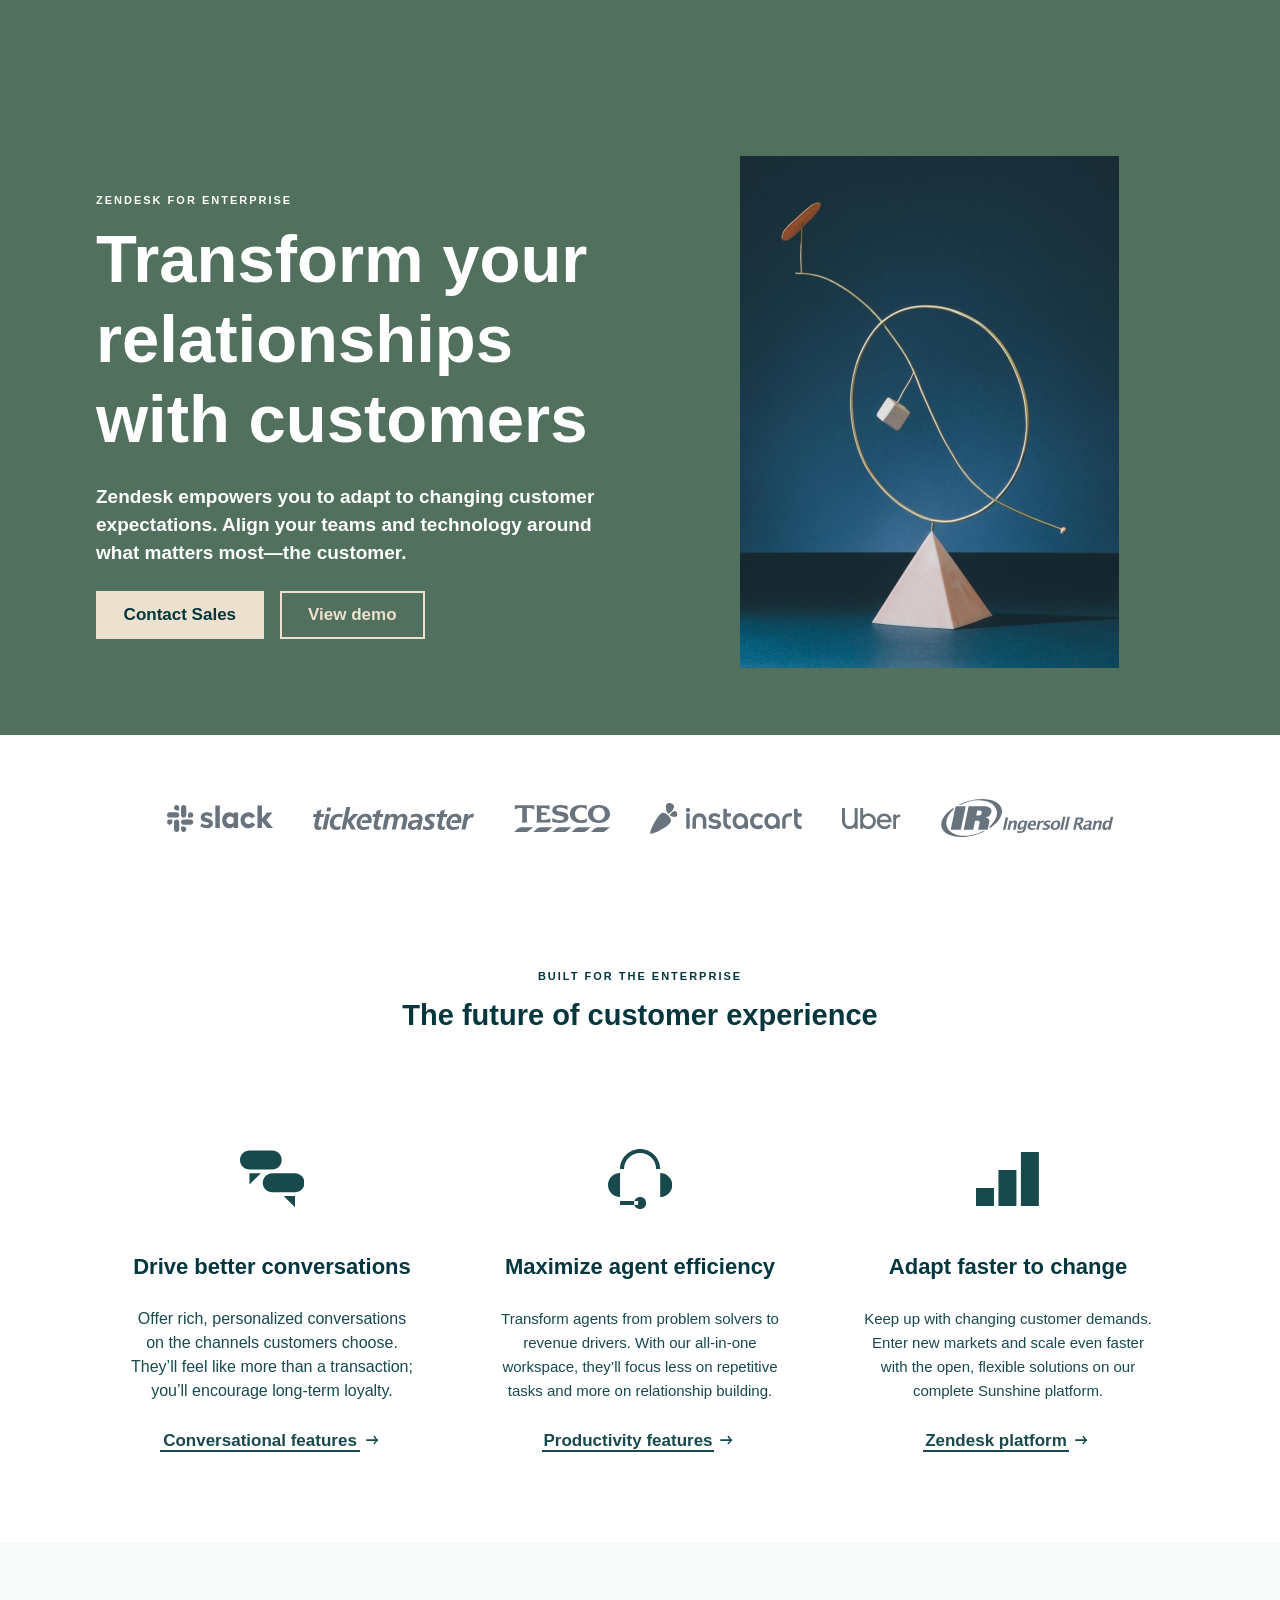
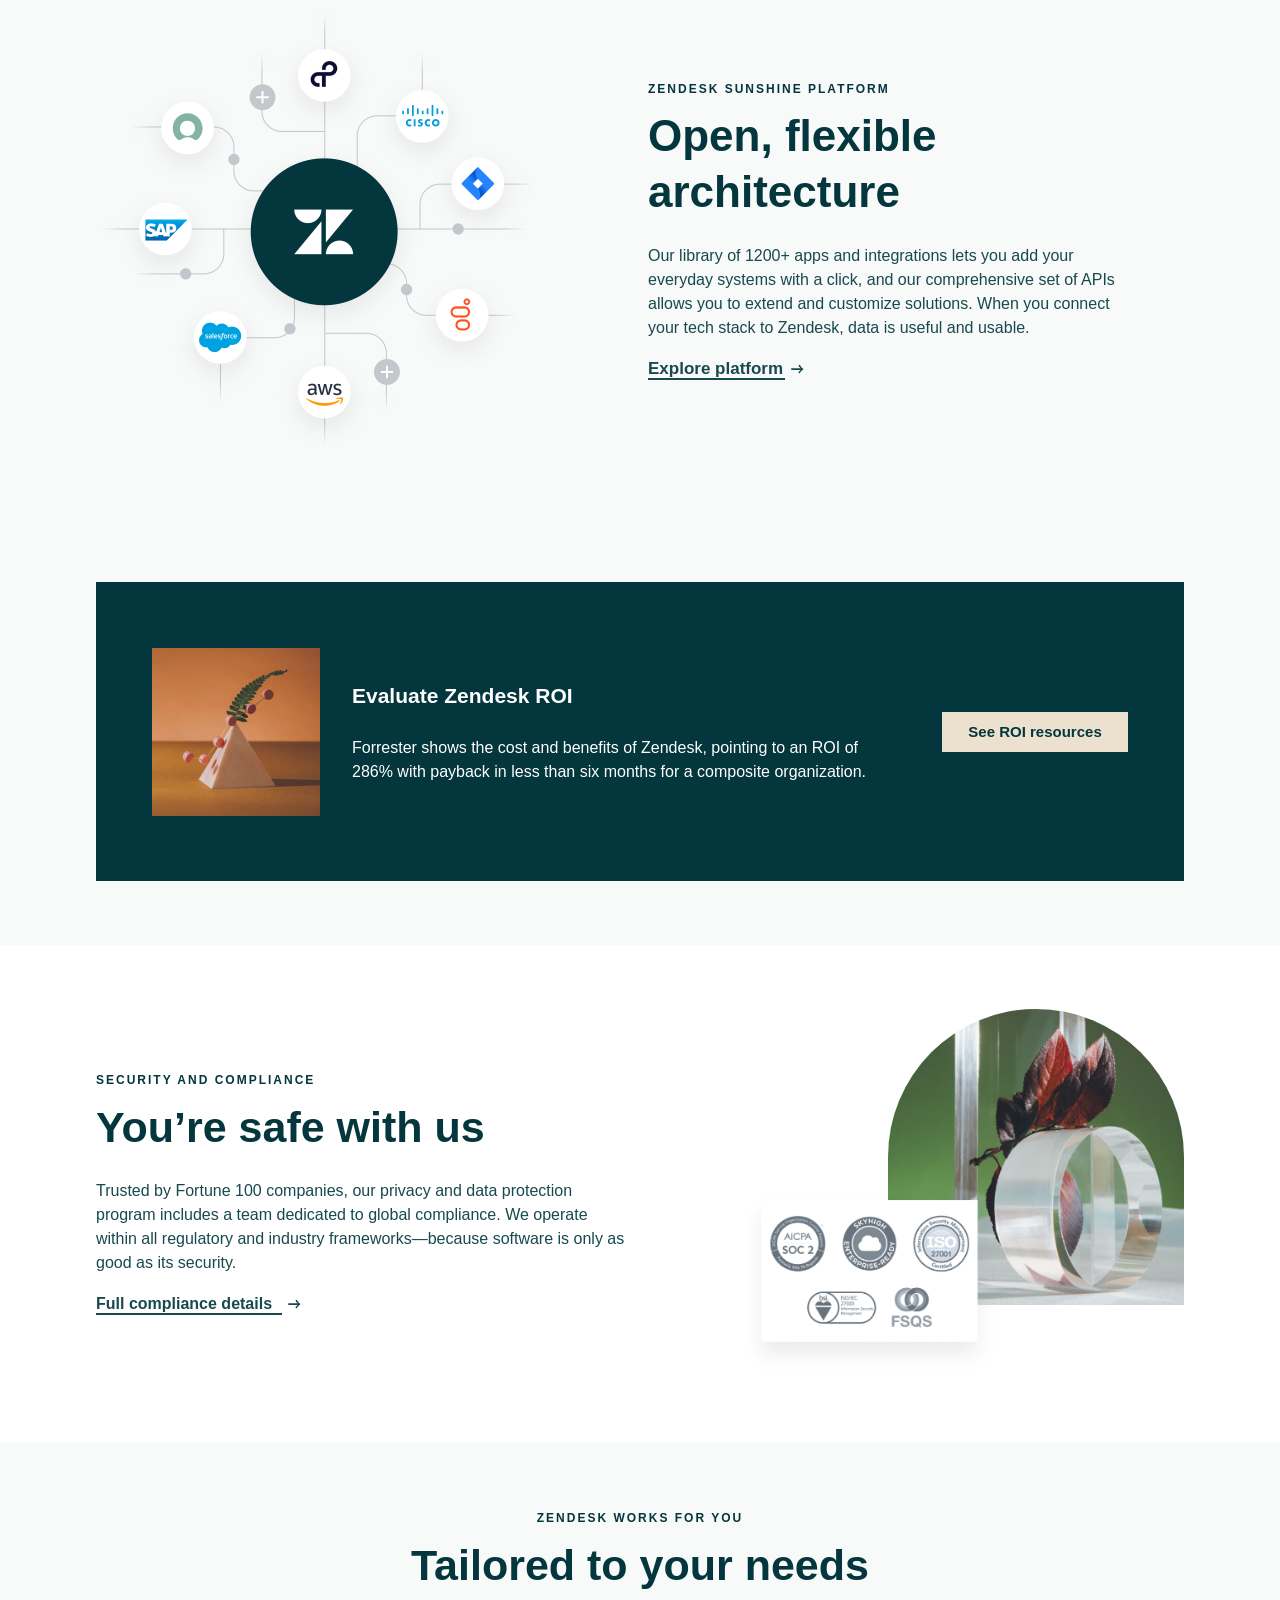
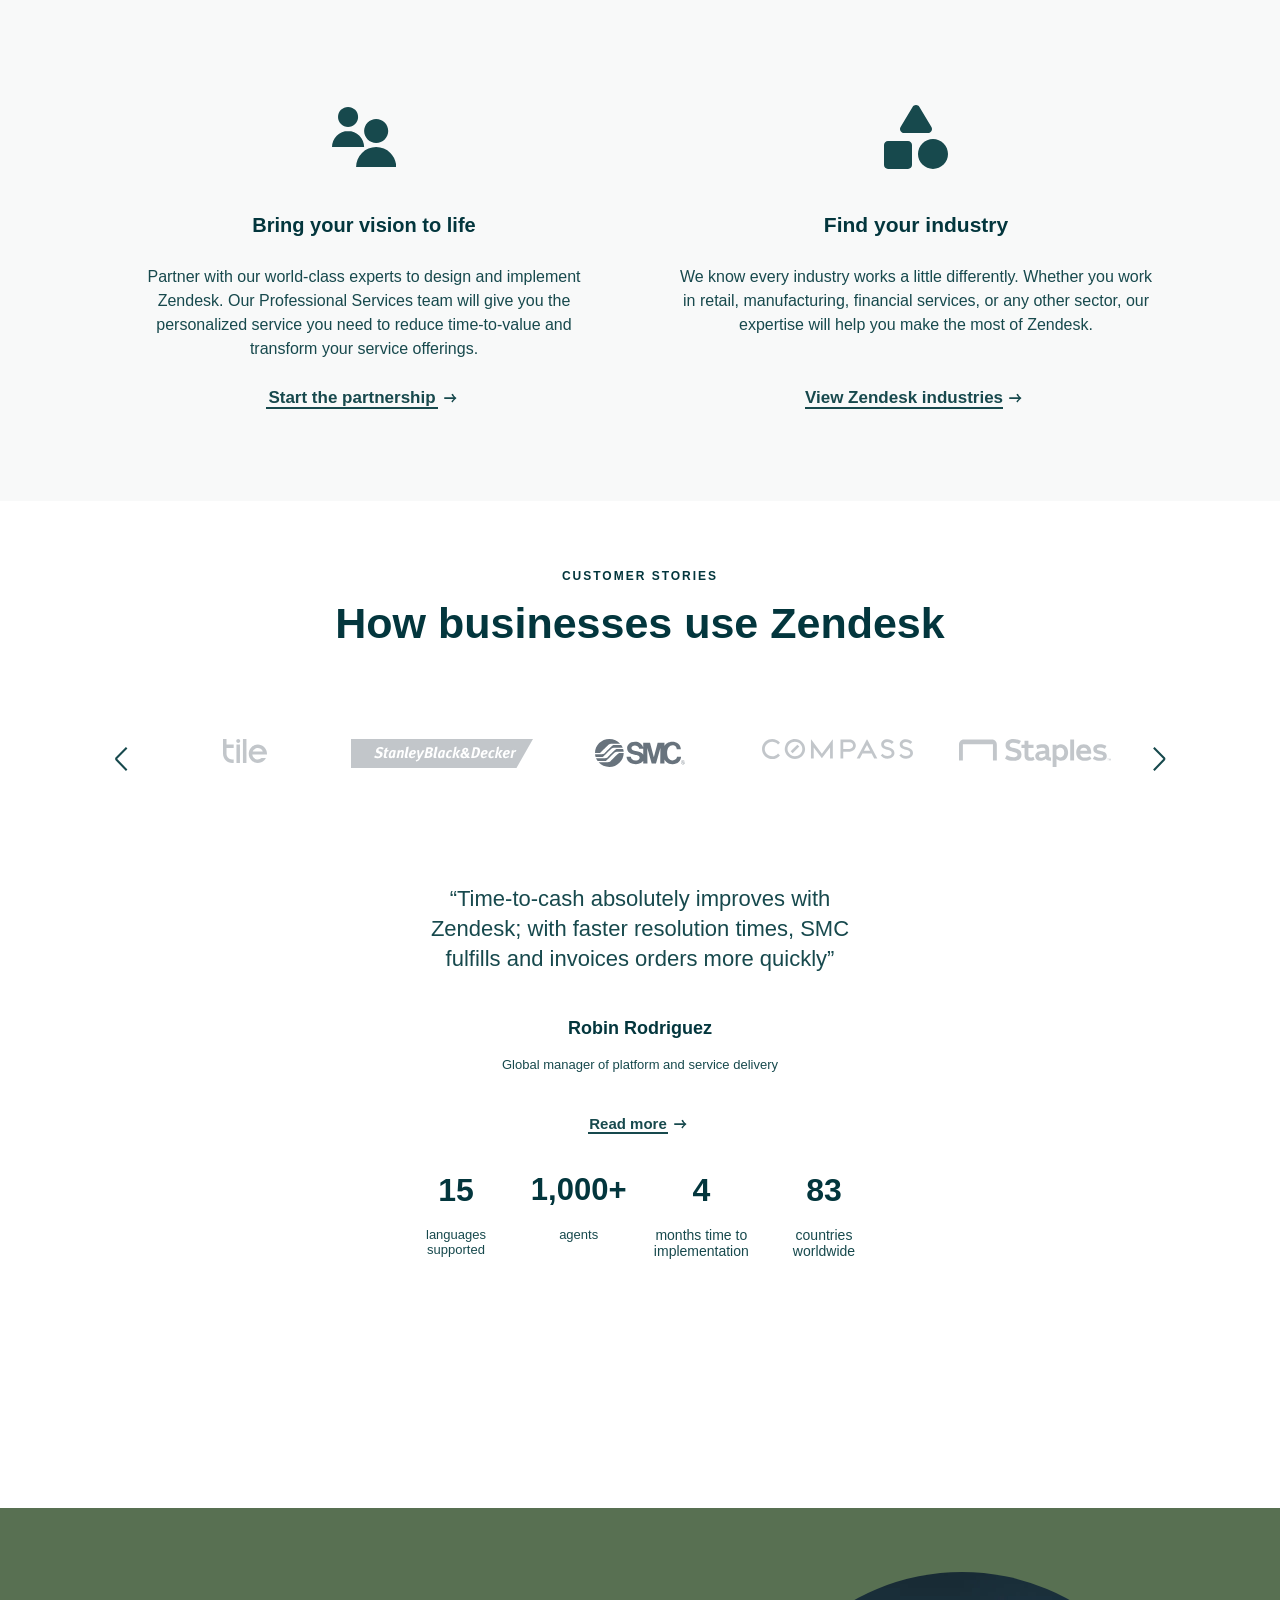
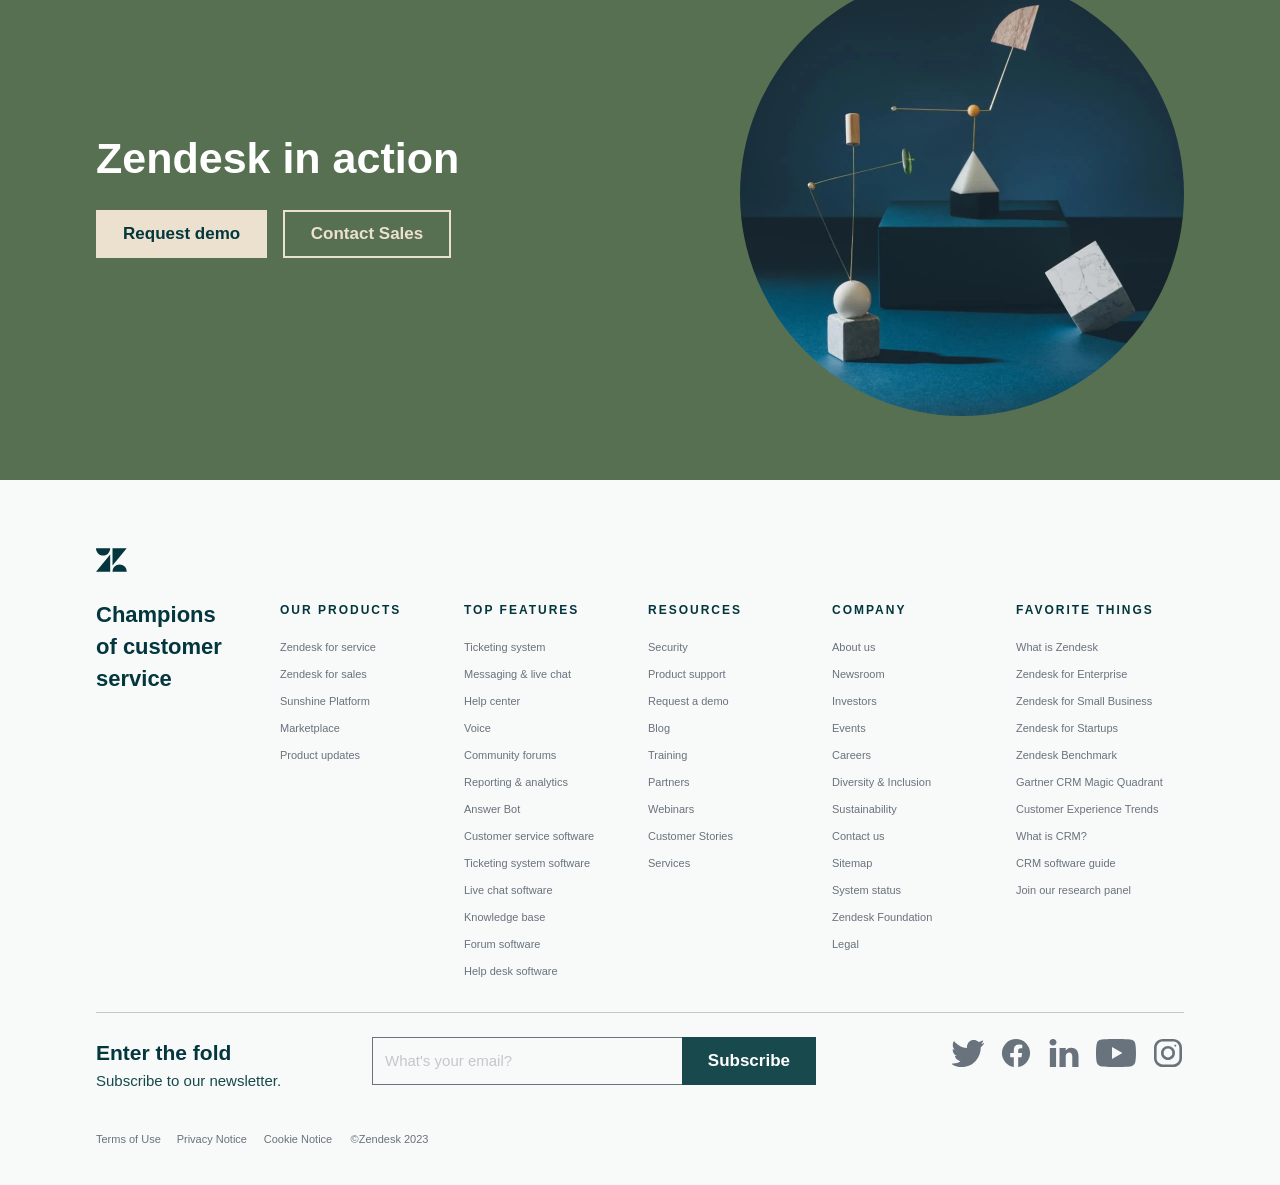
<file: index.html>
<!DOCTYPE html>
<html lang="en">
<head>
    <meta charset="UTF-8">
    <meta name="viewport" content="width=device-width, initial-scale=1.0">
    <title>Zendesk for Enterprise</title>
    <link rel="stylesheet" href="style.css">
</head>
<body>
    <main>
        <section class="hero">
            <div class="container hero-row">
                <div class="hero-copy">
                    <p class="eyebrow">ZENDESK FOR ENTERPRISE</p>
                    <h1>Transform your relationships with customers</h1>
                    <p class="hero-description">Zendesk empowers you to adapt to changing customer expectations. Align your teams and technology around what matters most—the customer.</p>
                    <div class="button-row">
                        <a class="button contact-button" href="#">Contact Sales</a>
                        <a class="button button-outline demo-button" href="#">View demo</a>
                    </div>
                </div>
                <img class="hero-image" src="assets/hero.jpg" width="379" height="512" alt="Abstract geometric sculpture">
            </div>
        </section>
        <section class="customers" aria-label="Our customers">
            <div class="container customer-logos">
                <img src="assets/slack.svg" width="106" height="27" alt="Slack">
                <img src="assets/ticketmaster.svg" width="161" height="23" alt="Ticketmaster">
                <img src="assets/tesco.svg" width="96" height="27" alt="Tesco">
                <img src="assets/instacart.svg" width="152" height="31" alt="Instacart">
                <img src="assets/uber.svg" width="59" height="21" alt="Uber">
                <img src="assets/ingersoll-rand.svg" width="173" height="38" alt="Ingersoll Rand">
            </div>
        </section>
        <section class="enterprise">
            <div class="container">
                <div class="section-heading enterprise-heading">
                    <p class="eyebrow">BUILT FOR THE ENTERPRISE</p>
                    <h2>The future of customer experience</h2>
                </div>
                <div class="feature-grid enterprise-grid">
                <article class="feature-card conversations-card">
                    <img class="feature-icon" src="assets/conversations.svg" width="64" height="64" alt="">
                    <h3>Drive better conversations</h3>
                    <p>Offer rich, personalized conversations<br class="desktop-break"> on the channels customers choose.<br class="desktop-break"> They’ll feel like more than a transaction;<br class="desktop-break"> you’ll encourage long-term loyalty.</p>
                    <a class="text-link" href="#"><span>Conversational features</span><img src="assets/arrow-right.svg" width="24" height="24" alt=""></a>
                </article>
                <article class="feature-card efficiency-card">
                    <img class="feature-icon" src="assets/headset.svg" width="64" height="64" alt="">
                    <h3>Maximize agent efficiency</h3>
                    <p>Transform agents from problem solvers to<br class="desktop-break"> revenue drivers. With our all-in-one<br class="desktop-break"> workspace, they’ll focus less on repetitive<br class="desktop-break"> tasks and more on relationship building.</p>
                    <a class="text-link" href="#"><span>Productivity features</span><img src="assets/arrow-right.svg" width="24" height="24" alt=""></a>
                </article>
                <article class="feature-card change-card">
                    <img class="feature-icon" src="assets/change.svg" width="64" height="64" alt="">
                    <h3>Adapt faster to change</h3>
                    <p>Keep up with changing customer demands.<br class="desktop-break"> Enter new markets and scale even faster<br class="desktop-break"> with the open, flexible solutions on our<br class="desktop-break"> complete Sunshine platform.</p>
                    <a class="text-link" href="#"><span>Zendesk platform</span><img src="assets/arrow-right.svg" width="24" height="24" alt=""></a>
                </article>
                </div>
            </div>
        </section>
        <section class="platform">
            <div class="container platform-row">
                <img class="platform-image" src="assets/platform.png" width="444" height="444" alt="Zendesk Sunshine platform illustration">
                <div class="platform-copy">
                    <p class="eyebrow">ZENDESK SUNSHINE PLATFORM</p>
                    <h2>Open, flexible architecture</h2>
                    <p class="section-description">Our library of 1200+ apps and integrations lets you add your<br class="desktop-break"> everyday systems with a click, and our comprehensive set of APIs<br class="desktop-break"> allows you to extend and customize solutions. When you connect<br class="desktop-break"> your tech stack to Zendesk, data is useful and usable.</p>
                    <a class="text-link" href="#"><span>Explore platform</span><img src="assets/arrow-right.svg" width="24" height="24" alt=""></a>
                </div>
            </div>
        </section>
        <section class="roi">
            <div class="container roi-panel">
                <img src="assets/forrester.jpg" width="168" height="168" alt="Forrester Total Economic Impact report">
                <div class="roi-copy">
                    <h2>Evaluate Zendesk ROI</h2>
                    <p>Forrester shows the cost and benefits of Zendesk, pointing to an ROI of<br class="desktop-break"> 286% with payback in less than six months for a composite organization.</p>
                </div>
                <a class="button roi-button" href="#">See ROI resources</a>
            </div>
        </section>
        <section class="security">
            <div class="container security-row">
                <div class="security-copy">
                    <p class="eyebrow">SECURITY AND COMPLIANCE</p>
                    <h2>You’re safe with us</h2>
                    <p class="section-description">Trusted by Fortune 100 companies, our privacy and data protection<br class="desktop-break"> program includes a team dedicated to global compliance. We operate<br class="desktop-break"> within all regulatory and industry frameworks—because software is only as<br class="desktop-break"> good as its security.</p>
                    <a class="text-link" href="#"><span>Full compliance details</span><img src="assets/arrow-right.svg" width="24" height="24" alt=""></a>
                </div>
                <div class="security-images">
                    <img class="security-photo" src="assets/security.jpg" width="296" height="296" alt="Geometric glass sculpture and leaves">
                    <img class="security-details" src="assets/security-details.png" width="259" height="185" alt="Zendesk security and compliance">
                </div>
            </div>
        </section>
        <section class="tailored">
            <div class="container">
                <div class="section-heading">
                    <p class="eyebrow">ZENDESK WORKS FOR YOU</p>
                    <h2>Tailored to your needs</h2>
                </div>
                <div class="feature-grid tailored-grid">
                <article class="feature-card partnership-card">
                    <img class="feature-icon" src="assets/partnership.svg" width="64" height="64" alt="">
                    <h3>Bring your vision to life</h3>
                    <p>Partner with our world-class experts to design and implement<br class="desktop-break"> Zendesk. Our Professional Services team will give you the<br class="desktop-break"> personalized service you need to reduce time-to-value and<br class="desktop-break"> transform your service offerings.</p>
                    <a class="text-link" href="#"><span>Start the partnership</span><img src="assets/arrow-right.svg" width="24" height="24" alt=""></a>
                </article>
                <article class="feature-card industry-card">
                    <img class="feature-icon" src="assets/industry.svg" width="64" height="64" alt="">
                    <h3>Find your industry</h3>
                    <p>We know every industry works a little differently. Whether you work<br class="desktop-break"> in retail, manufacturing, financial services, or any other sector, our<br class="desktop-break"> expertise will help you make the most of Zendesk.</p>
                    <a class="text-link" href="#"><span>View Zendesk industries</span><img src="assets/arrow-right.svg" width="24" height="24" alt=""></a>
                </article>
                </div>
            </div>
        </section>
        <section class="stories">
            <div class="container">
                <div class="section-heading">
                    <p class="eyebrow">CUSTOMER STORIES</p>
                    <h2>How businesses use Zendesk</h2>
                </div>
                <div class="story-logos" aria-label="Customer stories">
                    <img class="story-arrow" src="assets/chevron-left.svg" width="24" height="24" alt="Previous">
                    <div class="story-brands">
                        <img src="assets/tile.svg" width="44" height="24" alt="Tile">
                        <img src="assets/stanley-story.svg" width="182" alt="Stanley Black &amp; Decker">
                        <img src="assets/smc.svg" width="90" height="28" alt="SMC">
                        <img src="assets/compass.svg" width="151" height="20" alt="Compass">
                        <img src="assets/staples.svg" width="152" height="28" alt="Staples">
                    </div>
                    <img class="story-arrow" src="assets/chevron-right.svg" width="24" height="24" alt="Next">
                </div>
                <div class="story-content">
                    <blockquote>“Time-to-cash absolutely improves with<br class="desktop-break"> Zendesk; with faster resolution times, SMC<br class="desktop-break"> fulfills and invoices orders more quickly”</blockquote>
                    <p class="story-name">Robin Rodriguez</p>
                    <p class="story-role">Global manager of platform and service delivery</p>
                    <a class="text-link" href="#"><span>Read more</span><img src="assets/arrow-right.svg" width="24" height="24" alt=""></a>
                    <dl class="story-stats">
                        <div><dt>15</dt><dd>languages<br>supported</dd></div>
                        <div><dt>1,000+</dt><dd>agents</dd></div>
                        <div><dt>4</dt><dd>months time to<br>implementation</dd></div>
                        <div><dt>83</dt><dd>countries<br>worldwide</dd></div>
                    </dl>
                </div>
            </div>
        </section>
        <section class="action">
            <div class="container action-row">
                <div class="action-copy">
                    <h2>Zendesk in action</h2>
                    <div class="button-row">
                        <a class="button request-button" href="#">Request demo</a>
                        <a class="button button-outline contact-button" href="#">Contact Sales</a>
                    </div>
                </div>
                <img class="action-image" src="assets/action.png" width="444" height="444" alt="Abstract geometric sculpture in a circle">
            </div>
        </section>
    </main>
    <footer>
        <div class="container">
            <img class="footer-logo" src="assets/zendesk-symbol.svg" width="32" height="32" alt="Zendesk">
            <div class="footer-grid">
                <p class="footer-tagline">Champions<br>of customer<br>service</p>
                <div class="footer-column">
                    <h3>Our Products</h3>
                    <ul>
                        <li><a href="#">Zendesk for service</a></li>
                        <li><a href="#">Zendesk for sales</a></li>
                        <li><a href="#">Sunshine Platform</a></li>
                        <li><a href="#">Marketplace</a></li>
                        <li><a href="#">Product updates</a></li>
                    </ul>
                </div>
                <div class="footer-column">
                    <h3>Top Features</h3>
                    <ul>
                        <li><a href="#">Ticketing system</a></li>
                        <li><a href="#">Messaging &amp; live chat</a></li>
                        <li><a href="#">Help center</a></li>
                        <li><a href="#">Voice</a></li>
                        <li><a href="#">Community forums</a></li>
                        <li><a href="#">Reporting &amp; analytics</a></li>
                        <li><a href="#">Answer Bot</a></li>
                        <li><a href="#">Customer service software</a></li>
                        <li><a href="#">Ticketing system software</a></li>
                        <li><a href="#">Live chat software</a></li>
                        <li><a href="#">Knowledge base</a></li>
                        <li><a href="#">Forum software</a></li>
                        <li><a href="#">Help desk software</a></li>
                    </ul>
                </div>
                <div class="footer-column">
                    <h3>Resources</h3>
                    <ul>
                        <li><a href="#">Security</a></li>
                        <li><a href="#">Product support</a></li>
                        <li><a href="#">Request a demo</a></li>
                        <li><a href="#">Blog</a></li>
                        <li><a href="#">Training</a></li>
                        <li><a href="#">Partners</a></li>
                        <li><a href="#">Webinars</a></li>
                        <li><a href="#">Customer Stories</a></li>
                        <li><a href="#">Services</a></li>
                    </ul>
                </div>
                <div class="footer-column">
                    <h3>Company</h3>
                    <ul>
                        <li><a href="#">About us</a></li>
                        <li><a href="#">Newsroom</a></li>
                        <li><a href="#">Investors</a></li>
                        <li><a href="#">Events</a></li>
                        <li><a href="#">Careers</a></li>
                        <li><a href="#">Diversity &amp; Inclusion</a></li>
                        <li><a href="#">Sustainability</a></li>
                        <li><a href="#">Contact us</a></li>
                        <li><a href="#">Sitemap</a></li>
                        <li><a href="#">System status</a></li>
                        <li><a href="#">Zendesk Foundation</a></li>
                        <li><a href="#">Legal</a></li>
                    </ul>
                </div>
                <div class="footer-column">
                    <h3>Favorite Things</h3>
                    <ul>
                        <li><a href="#">What is Zendesk</a></li>
                        <li><a href="#">Zendesk for Enterprise</a></li>
                        <li><a href="#">Zendesk for Small Business</a></li>
                        <li><a href="#">Zendesk for Startups</a></li>
                        <li><a href="#">Zendesk Benchmark</a></li>
                        <li><a href="#">Gartner CRM Magic Quadrant</a></li>
                        <li><a href="#">Customer Experience Trends</a></li>
                        <li><a href="#">What is CRM?</a></li>
                        <li><a href="#">CRM software guide</a></li>
                        <li><a href="#">Join our research panel</a></li>
                    </ul>
                </div>
            </div>
            <div class="newsletter-row">
                <div class="newsletter-copy">
                    <h2>Enter the fold</h2>
                    <p>Subscribe to our newsletter.</p>
                </div>
                <div class="newsletter-form">
                    <input type="email" aria-label="Email address" placeholder="What's your email?">
                    <button type="button">Subscribe</button>
                </div>
                <div class="social-links">
                    <a href="#" aria-label="Twitter"><img src="assets/twitter.svg" width="32" height="32" alt=""></a>
                    <a href="#" aria-label="Facebook"><img src="assets/facebook.svg" width="32" height="32" alt=""></a>
                    <a href="#" aria-label="LinkedIn"><img src="assets/linkedin.svg" width="32" height="32" alt=""></a>
                    <a href="#" aria-label="YouTube"><img src="assets/youtube.svg" width="40" height="32" alt=""></a>
                    <a href="#" aria-label="Instagram"><img src="assets/instagram.svg" width="32" height="32" alt=""></a>
                </div>
            </div>
            <div class="legal-links">
                <a href="#">Terms of Use</a>
                <a href="#">Privacy Notice</a>
                <a href="#">Cookie Notice</a>
                <span>©Zendesk 2023</span>
            </div>
        </div>
    </footer>
</body>
</html>
</file>
<file: style.css>
* {
    box-sizing: border-box;
}

body {
    margin: 0;
    color: #17494d;
    background: #fff;
    font-family: Arial, Helvetica, sans-serif;
    font-size: 16px;
    line-height: 24px;
}

h1, h2, h3, p, blockquote, dl, dd, ul {
    margin: 0;
}

h1, h2, h3, dt {
    color: #03363d;
}

a {
    color: inherit;
    text-decoration: none;
}

img {
    display: block;
}

button, input {
    font: inherit;
}

.container {
    width: calc(100% - 48px);
    max-width: 1088px;
    margin: 0 auto;
}

.eyebrow {
    color: #03363d;
    font-size: 12px;
    font-weight: 700;
    line-height: 22px;
    letter-spacing: 2px;
    text-transform: uppercase;
}

.button-row {
    display: flex;
    flex-wrap: wrap;
    gap: 16px;
}

.button {
    display: inline-flex;
    align-items: center;
    justify-content: center;
    min-height: 48px;
    padding: 8px 24px;
    border: 2px solid #ece0ce;
    background: #ece0ce;
    color: #03363d;
    font-size: 17px;
    font-weight: 700;
    line-height: 28px;
}

.button-outline {
    color: #ece0ce;
    background: transparent;
}

.contact-button {
    width: 167.65625px;
}

.demo-button {
    width: 145.265625px;
}

.request-button {
    width: 171.1875px;
}

.hero {
    padding: 156px 0 64px;
    background: #52705e;
    color: #fff;
}

.hero-row {
    display: grid;
    grid-template-columns: 536px 444px;
    column-gap: 108px;
    align-items: center;
    min-height: 515px;
}

.hero-copy .eyebrow {
    color: #fff;
    font-size: 11px;
}

.hero h1 {
    max-width: 512px;
    margin-top: 8px;
    color: #fff;
    font-size: 67px;
    line-height: 80px;
}

.hero-description {
    max-width: 512px;
    margin: 24px 0;
    font-size: 19px;
    font-weight: 700;
    line-height: 28px;
}

.hero-image {
    align-self: start;
    max-width: 100%;
    height: auto;
}

.customers {
    padding: 64px 0;
}

.customer-logos {
    display: flex;
    align-items: center;
    justify-content: center;
    flex-wrap: wrap;
    gap: 40px;
    min-height: 38px;
}

.enterprise, .platform, .roi, .security, .tailored, .stories, .action {
    padding: 64px 0;
}

.section-heading {
    min-height: 110px;
    padding-bottom: 24px;
    text-align: center;
}

.section-heading h2 {
    margin-top: 8px;
    font-size: 43px;
    line-height: 56px;
}

.enterprise-heading {
    min-height: 94px;
}

.enterprise-heading .eyebrow {
    font-size: 11px;
}

.enterprise-heading h2 {
    font-size: 29px;
    line-height: 40px;
}

.feature-grid {
    display: grid;
    gap: 16px;
    margin-top: 64px;
}

.enterprise-grid {
    grid-template-columns: repeat(3, minmax(0, 1fr));
}

.feature-card {
    display: flex;
    align-items: center;
    flex-direction: column;
    padding: 24px 0;
    text-align: center;
}

.feature-card h3 {
    margin-top: 40px;
    font-size: 22px;
    line-height: 32px;
}

.feature-card p {
    width: calc(100% - 48px);
    min-height: 96px;
    margin-top: 24px;
    line-height: 24px;
}

.conversations-card p {
    max-width: 288px;
}

.efficiency-card p {
    max-width: 292px;
    font-size: 15px;
}

.change-card p {
    max-width: 304px;
    font-size: 15px;
}

.text-link {
    display: inline-flex;
    align-items: center;
    max-width: 100%;
    min-height: 28px;
    font-size: 17px;
    font-weight: 700;
    line-height: 28px;
}

.text-link span {
    border-bottom: 2px solid currentColor;
    line-height: 19px;
}

.text-link img {
    flex-shrink: 0;
    transform: translateY(-1.5px);
}

.feature-card .text-link {
    margin-top: 24px;
}

.conversations-card .text-link span {
    width: 199.375px;
}

.efficiency-card .text-link span {
    width: 172.9375px;
}

.change-card .text-link span {
    width: 145.53125px;
}

.platform, .roi, .tailored, footer {
    background: #f8f9f9;
}

.platform-row {
    display: grid;
    grid-template-columns: 444px 536px;
    gap: 108px;
    align-items: center;
    min-height: 447px;
}

.platform-image {
    align-self: start;
    max-width: 100%;
    height: auto;
}

.platform-copy h2 {
    max-width: 320px;
    margin-top: 8px;
    font-size: 44px;
    line-height: 56px;
}

.section-description {
    margin-top: 24px;
}

.platform-copy .section-description {
    max-width: 489.028125px;
}

.platform-copy .text-link, .security-copy .text-link {
    margin-top: 16px;
}

.platform-copy .text-link span {
    width: 137.171875px;
}

.roi-panel {
    display: flex;
    align-items: center;
    gap: 32px;
    min-height: 299px;
    padding: 64px 56px;
    background: #03363d;
    color: #fff;
}

.roi-panel > img {
    flex-shrink: 0;
}

.roi-copy {
    flex: 1;
    min-width: 0;
}

.roi-copy h2 {
    color: #fff;
    font-size: 21px;
    line-height: 32px;
}

.roi-copy p {
    margin-top: 24px;
}

.roi-button {
    flex-shrink: 0;
    width: 185.9375px;
    min-height: 40px;
    padding: 6px 24px;
    font-size: 15px;
    line-height: 24px;
    border-color: #ece0ce;
    background: #ece0ce;
}

.security-row {
    display: grid;
    grid-template-columns: 536px 444px;
    gap: 108px;
    align-items: center;
    min-height: 369.984375px;
}

.security-copy h2 {
    margin-top: 8px;
    font-size: 43px;
    line-height: 56px;
}

.security-copy .text-link {
    font-size: 16px;
}

.security-copy .text-link span {
    width: 185.765625px;
}

.security-images {
    position: relative;
    width: 100%;
    height: 369.984375px;
}

.security-photo {
    position: absolute;
    top: 0;
    right: 0;
    width: 295.984375px;
    height: 295.984375px;
    border-radius: 50% 50% 0 0;
}

.security-details {
    position: absolute;
    top: 182px;
    left: 0;
    width: 258.984375px;
    height: 184.984375px;
}

.tailored-grid {
    grid-template-columns: repeat(2, minmax(0, 1fr));
}

.partnership-card h3 {
    font-size: 20px;
}

.industry-card h3 {
    font-size: 21px;
}

.partnership-card p {
    max-width: 484px;
}

.industry-card p {
    max-width: 486px;
}

.partnership-card .text-link span {
    width: 171.53125px;
}

.industry-card .text-link span {
    width: 198.59375px;
}

.stories {
    min-height: 1006.984375px;
}

.story-logos {
    display: flex;
    align-items: flex-start;
    justify-content: space-between;
    gap: 13px;
    margin-top: 64px;
    padding: 0 13px;
    min-height: 42.984375px;
}

.story-arrow {
    margin-top: 7.984375px;
}

.story-brands {
    display: grid;
    grid-template-columns: repeat(5, minmax(0, 1fr));
    justify-items: center;
    align-items: start;
    width: 988px;
    min-width: 0;
}

.story-content {
    max-width: 720px;
    margin: 38.5px auto 0;
    padding: 64px 0;
    text-align: center;
}

.story-content blockquote {
    max-width: 474.65625px;
    margin: 0 auto;
    font-size: 22px;
    line-height: 30px;
}

.story-name {
    margin-top: 40px;
    color: #03363d;
    font-size: 18px;
    font-weight: 700;
    line-height: 28px;
}

.story-role {
    margin-top: 14px;
    font-size: 13px;
    line-height: 18px;
}

.story-content > .text-link {
    margin-top: 38px;
    min-height: 26px;
    font-size: 15px;
    line-height: 26px;
}

.story-content > .text-link span {
    width: 80.078125px;
    line-height: 16px;
}

.story-stats {
    display: grid;
    grid-template-columns: repeat(4, minmax(0, 1fr));
    gap: 16px;
    max-width: 474.65625px;
    margin: 32px auto 0;
}

.story-stats dt {
    font-size: 32px;
    font-weight: 700;
    line-height: 40px;
}

.story-stats > div:nth-child(2) dt {
    font-size: 31px;
}

.story-stats dd {
    margin-top: 17px;
    font-size: 14px;
    line-height: 16px;
}

.story-stats > div:nth-child(-n+2) dd {
    font-size: 13px;
    line-height: 15px;
}

.action {
    background: #587052;
}

.action-row {
    display: grid;
    grid-template-columns: 536px 444px;
    gap: 108px;
    align-items: center;
}

.action h2 {
    color: #fff;
    font-size: 43px;
    line-height: 56px;
}

.action .button-row {
    margin-top: 24px;
}

.action-image {
    max-width: 100%;
    height: auto;
    border-radius: 50%;
}

footer {
    padding: 64px 0 32px;
}

.footer-grid {
    display: grid;
    grid-template-columns: repeat(6, minmax(0, 1fr));
    gap: 16px;
    min-height: 397px;
    margin-top: 23px;
}

.footer-tagline {
    color: #03363d;
    font-size: 22px;
    font-weight: 700;
    line-height: 32px;
}

.footer-column h3 {
    font-size: 12px;
    line-height: 22px;
    letter-spacing: 2px;
    text-transform: uppercase;
}

.footer-column ul {
    margin-top: 17px;
    padding: 0;
    list-style: none;
}

.footer-column li {
    font-size: 11px;
    line-height: 18px;
}

.footer-column li + li {
    margin-top: 9px;
}

.footer-column a, .legal-links {
    color: #68737d;
}

.newsletter-row {
    display: grid;
    grid-template-columns: 260px 444px 1fr;
    column-gap: 16px;
    align-items: start;
    margin-top: 16px;
    padding-top: 24px;
    border-top: 1px solid #c2c8cc;
    min-height: 89px;
}

.newsletter-copy h2 {
    font-size: 21px;
    line-height: 32px;
}

.newsletter-copy p {
    font-size: 15px;
    line-height: 24px;
}

.newsletter-form {
    display: flex;
    height: 48px;
}

.newsletter-form input {
    width: 0;
    min-width: 0;
    flex: 1;
    padding: 12px;
    border: 1px solid #68737d;
    border-right: 0;
    border-radius: 0;
    background: transparent;
    color: #17494d;
    font-size: 15px;
}

.newsletter-form input::placeholder {
    color: #c2c8cc;
    opacity: 1;
}

.newsletter-form button {
    width: 134.15625px;
    border: 0;
    background: #17494d;
    color: #fff;
    font-size: 17px;
    font-weight: 700;
    line-height: 28px;
}

.social-links {
    display: flex;
    justify-self: end;
    gap: 16px;
}

.legal-links {
    display: flex;
    flex-wrap: wrap;
    gap: 12px;
    margin-top: 24px;
    font-size: 11px;
    line-height: 28px;
}

.legal-links a:nth-child(1) {
    width: 68.640625px;
}

.legal-links a:nth-child(2) {
    width: 75.109375px;
}

.legal-links a:nth-child(3) {
    width: 74.859375px;
}

@media (max-width: 1150px) {
    .desktop-break {
        display: none;
    }

    .hero-row, .security-row, .action-row {
        grid-template-columns: minmax(0, 1fr) minmax(0, .83fr);
        gap: 48px;
    }

    .platform-row {
        grid-template-columns: minmax(0, .83fr) minmax(0, 1fr);
        gap: 48px;
    }

    .hero h1 {
        font-size: 56px;
        line-height: 64px;
    }

    .roi-panel {
        display: grid;
        grid-template-columns: 168px minmax(0, 1fr);
        padding: 40px;
    }

    .roi-panel > img {
        grid-row: span 2;
    }

    .roi-button {
        grid-column: 2;
    }

    .feature-card h3 {
        padding: 0 12px;
    }

    .feature-card p {
        flex: 1;
    }

    .security-images {
        height: auto;
        aspect-ratio: 444 / 370;
    }

    .security-photo {
        width: 66.663%;
        height: auto;
    }

    .security-details {
        top: 49.191%;
        width: 58.33%;
        height: auto;
    }

    .story-brands img {
        max-width: 90%;
        height: auto;
    }

    .footer-grid {
        grid-template-columns: repeat(3, minmax(0, 1fr));
        gap: 32px;
    }

    .newsletter-row {
        grid-template-columns: 260px minmax(0, 1fr);
        row-gap: 24px;
    }

    .social-links {
        grid-column: 2;
        justify-self: start;
    }
}

@media (max-width: 767px) {
    .container {
        width: calc(100% - 40px);
    }

    .hero, .enterprise, .platform, .roi, .security, .tailored, .stories, .action {
        padding: 48px 0;
    }

    .hero-row, .platform-row, .security-row, .action-row {
        grid-template-columns: minmax(0, 1fr);
        gap: 40px;
        min-height: 0;
    }

    .hero h1 {
        font-size: 44px;
        line-height: 52px;
    }

    .hero-description {
        font-size: 17px;
    }

    .hero-image, .platform-image, .action-image {
        justify-self: center;
    }

    .customers {
        padding: 40px 0;
    }

    .customer-logos {
        gap: 28px;
    }

    .enterprise-grid, .tailored-grid {
        grid-template-columns: minmax(0, 1fr);
        gap: 24px;
        margin-top: 32px;
    }

    .section-heading {
        min-height: 0;
        padding-bottom: 0;
    }

    .section-heading h2, .platform-copy h2, .security-copy h2, .action h2 {
        font-size: 34px;
        line-height: 42px;
    }

    .enterprise-heading h2 {
        font-size: 29px;
        line-height: 38px;
    }

    .feature-card h3 {
        margin-top: 24px;
    }

    .feature-card p {
        width: 100%;
        max-width: 484px;
        min-height: 0;
        margin-top: 20px;
    }

    .feature-card .text-link {
        margin-top: 20px;
    }

    .roi-panel {
        grid-template-columns: minmax(0, 1fr);
        justify-items: start;
        gap: 24px;
        padding: 32px 24px;
    }

    .roi-panel > img, .roi-button {
        grid-area: auto;
    }

    .roi-copy p {
        margin-top: 16px;
    }

    .security-images {
        max-width: 444px;
        justify-self: center;
    }

    .stories {
        min-height: 0;
    }

    .story-logos {
        gap: 8px;
        padding: 0;
        margin-top: 40px;
    }

    .story-brands {
        display: flex;
        align-items: center;
        justify-content: center;
        flex-wrap: wrap;
        gap: 24px;
    }

    .story-brands img {
        max-width: 140px;
    }

    .story-content {
        margin-top: 32px;
        padding: 0;
    }

    .story-content blockquote {
        font-size: 20px;
        line-height: 28px;
    }

    .story-stats {
        grid-template-columns: repeat(2, minmax(0, 1fr));
        gap: 28px 16px;
    }

    .story-stats dd {
        margin-top: 8px;
    }

    footer {
        padding: 48px 0 24px;
    }

    .footer-grid {
        grid-template-columns: repeat(2, minmax(0, 1fr));
        gap: 32px 16px;
        min-height: 0;
    }

    .footer-column h3 {
        font-size: 11px;
        letter-spacing: 1.5px;
    }

    .newsletter-row {
        grid-template-columns: minmax(0, 1fr);
        gap: 24px;
        margin-top: 40px;
    }

    .social-links {
        grid-column: auto;
    }

    .legal-links {
        gap: 8px 12px;
    }
}
</file>
